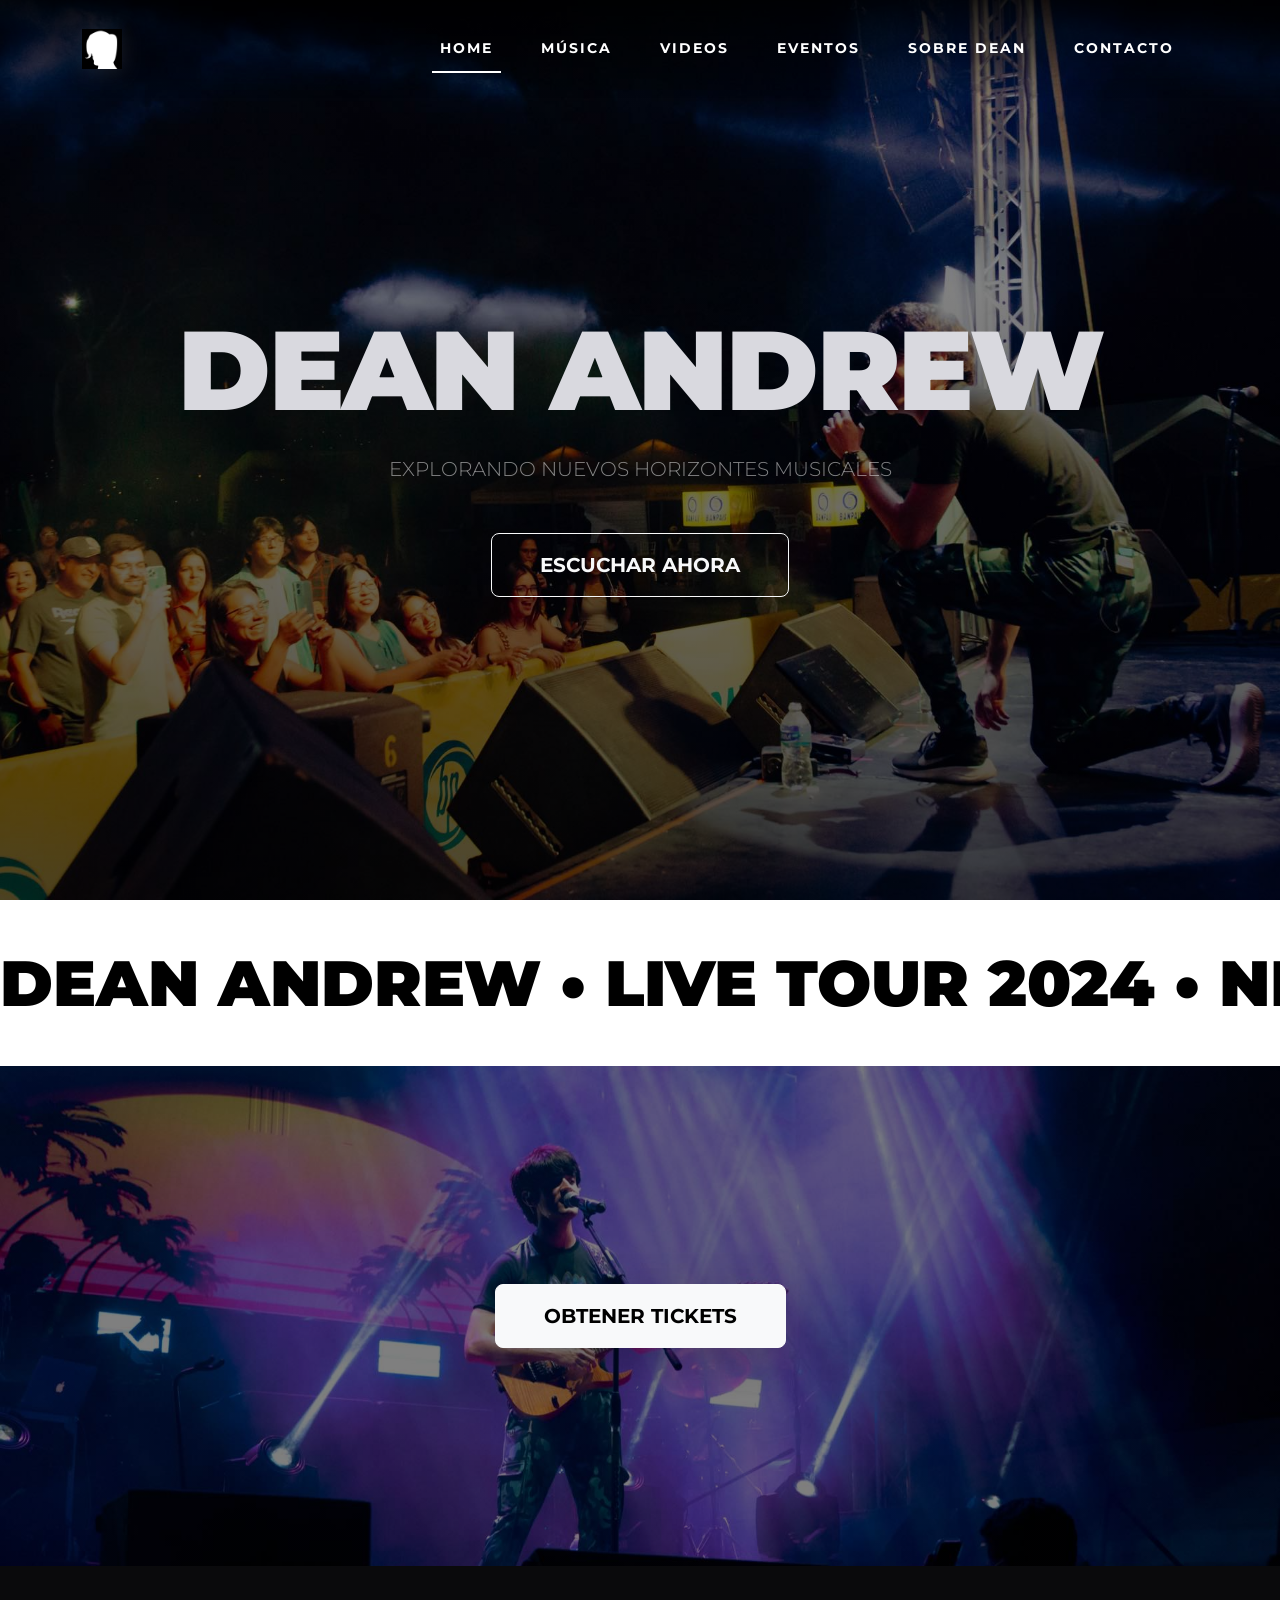
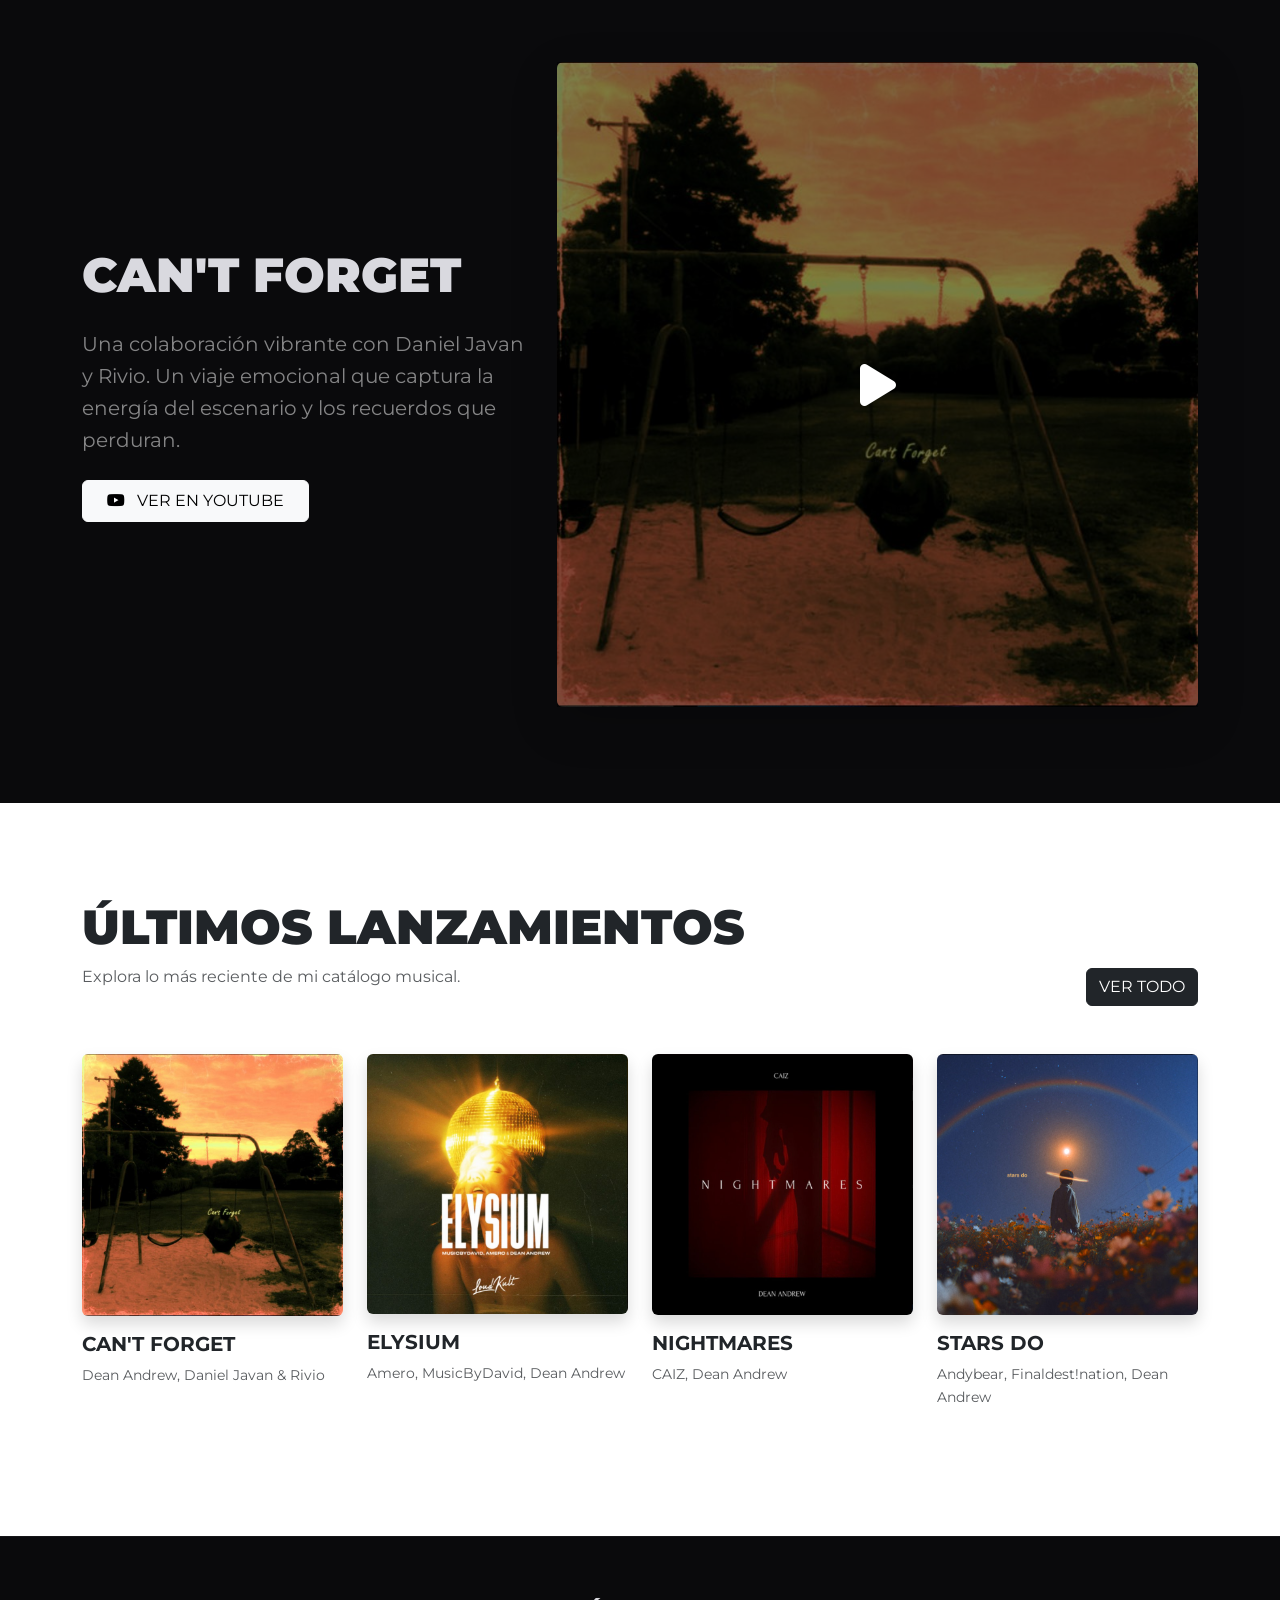
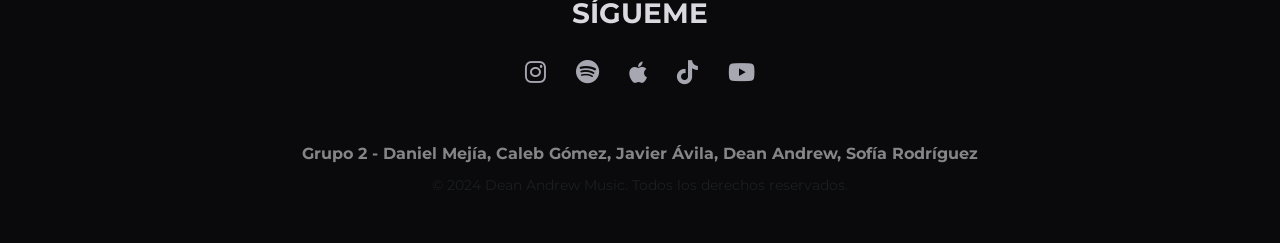
<file: index.html>
<!doctype html>
<html lang="es">
<head>
  <!-- SEO Técnico -->
  <meta charset="utf-8" />
  <meta name="viewport" content="width=device-width, initial-scale=1" />
  <title>Dean Andrew | Música Electrónica y Pop</title>
  <meta name="description" content="Sitio oficial del artista Dean Andrew. Música, videos, eventos y contacto.">
  <meta name="keywords" content="Dean Andrew, música electrónica, pop, artista, conciertos, honduras">
  <meta name="author" content="Dean Andrew Team">

  <!-- Google Analytics Placeholder -->
  <script async src="https://www.googletagmanager.com/gtag/js?id=G-XXXXXXXXXX"></script>
  <script>
    window.dataLayer = window.dataLayer || [];
    function gtag(){dataLayer.push(arguments);}
    gtag('js', new Date());
    gtag('config', 'G-XXXXXXXXXX');
  </script>

  <!-- Bootstrap 5 CSS -->
  <link href="https://cdn.jsdelivr.net/npm/bootstrap@5.3.0/dist/css/bootstrap.min.css" rel="stylesheet">
  <!-- Font Awesome -->
  <link rel="stylesheet" href="https://cdnjs.cloudflare.com/ajax/libs/font-awesome/6.4.0/css/all.min.css">
  <!-- Custom CSS -->
  <link rel="stylesheet" href="css/style.css" />
</head>

<body>

  <!-- Navbar -->
  <nav class="navbar navbar-expand-lg fixed-top navbar-dark" id="mainNav">
    <div class="container">
      <a class="navbar-brand" href="index.html">
        <img src="img/dean-logo.jpg" alt="Dean Andrew Logo">
      </a>
      <button class="navbar-toggler" type="button" data-bs-toggle="collapse" data-bs-target="#navbarNav" aria-controls="navbarNav" aria-expanded="false" aria-label="Toggle navigation">
        <span class="navbar-toggler-icon"></span>
      </button>
      <div class="collapse navbar-collapse" id="navbarNav">
        <ul class="navbar-nav ms-auto">
          <li class="nav-item"><a class="nav-link active" href="index.html">Home</a></li>
          <li class="nav-item"><a class="nav-link" href="musica.html">Música</a></li>
          <li class="nav-item"><a class="nav-link" href="videos.html">Videos</a></li>
          <li class="nav-item"><a class="nav-link" href="eventos.html">Eventos</a></li>
          <li class="nav-item"><a class="nav-link" href="sobre.html">Sobre Dean</a></li>
          <li class="nav-item"><a class="nav-link" href="contacto.html">Contacto</a></li>
        </ul>
      </div>
    </div>
  </nav>

  <!-- Hero Section -->
  <header class="hero-section">
    <div class="container text-center">
      <div class="row">
        <div class="col-lg-12">
          <h1 class="hero-title">DEAN ANDREW</h1>
          <p class="lead mb-5 text-white-50">EXPLORANDO NUEVOS HORIZONTES MUSICALES</p>
          <a href="#releases" class="btn btn-outline-light btn-lg px-5 py-3 fw-bold">ESCUCHAR AHORA</a>
        </div>
      </div>
    </div>
  </header>

  <!-- Tour Section with Marquee -->
  <section class="tour-section py-0">
    <div class="marquee-container">
      <div class="marquee-text">
        DEAN ANDREW • LIVE TOUR 2024 • NEW MUSIC COMING SOON • TEGUCIGALPA • LIVE PERFORMANCE • DEAN ANDREW • LIVE TOUR 2024 • NEW MUSIC COMING SOON • TEGUCIGALPA • LIVE PERFORMANCE •
      </div>
    </div>
    <div class="container-fluid p-0">
      <div class="row g-0 align-items-center" style="background: linear-gradient(rgba(0,0,0,0.5), rgba(0,0,0,0.5)), url('img/tour-bg.jpg') center/cover; min-height: 500px; position: relative;">
        <div class="col-12 text-center" style="z-index: 2;">
          <a href="eventos.html" class="btn btn-light btn-lg px-5 py-3 fw-bold shadow-lg">OBTENER TICKETS</a>
        </div>
      </div>
    </div>
  </section>

  <!-- Highlight Section (Video) -->
  <section class="py-5" id="highlight">
    <div class="container py-5">
      <div class="row align-items-center">
        <div class="col-lg-5 mb-4 mb-lg-0">
          <h2 class="section-title mb-4">CAN'T FORGET</h2>
          <p class="text-white-50 fs-5 mb-4">
            Una colaboración vibrante con Daniel Javan y Rivio. Un viaje emocional que captura la energía del escenario y los recuerdos que perduran.
          </p>
          <a href="https://www.youtube.com/watch?v=MYDd3VSfMI8" target="_blank" class="btn btn-light px-4 py-2">
            <i class="fab fa-youtube me-2"></i> VER EN YOUTUBE
          </a>
        </div>
        <div class="col-lg-7">
          <div class="position-relative">
            <img src="img/cantforget.jpg" alt="Can't Forget Video" class="img-fluid rounded shadow-lg">
            <a href="https://www.youtube.com/watch?v=MYDd3VSfMI8" target="_blank" class="play-overlay text-decoration-none" style="opacity: 1;">
              <i class="fas fa-play fa-3x text-white"></i>
            </a>
          </div>
        </div>
      </div>
    </div>
  </section>

  <!-- Latest Releases -->
  <section class="bg-white text-dark py-5" id="releases">
    <div class="container py-5">
      <div class="d-flex justify-content-between align-items-end mb-5">
        <div>
          <h2 class="section-title text-dark mb-0">ÚLTIMOS LANZAMIENTOS</h2>
          <p class="text-muted mt-2">Explora lo más reciente de mi catálogo musical.</p>
        </div>
        <a href="musica.html" class="btn btn-dark d-none d-md-block">VER TODO</a>
      </div>
      <div class="row g-4">
        <div class="col-md-6 col-lg-3">
          <div class="release-card">
            <div class="card-img-wrapper rounded shadow">
              <img src="img/cantforget.jpg" alt="Can't Forget" class="img-fluid">
              <div class="play-overlay">
                <i class="fas fa-play text-white fa-2x"></i>
              </div>
            </div>
            <h5 class="mt-3 fw-bold">CAN'T FORGET</h5>
            <p class="text-muted small">Dean Andrew, Daniel Javan & Rivio</p>
          </div>
        </div>
        <div class="col-md-6 col-lg-3">
          <div class="release-card">
            <div class="card-img-wrapper rounded shadow">
              <img src="img/elysium.jpg" alt="Elysium" class="img-fluid">
              <div class="play-overlay">
                <i class="fas fa-play text-white fa-2x"></i>
              </div>
            </div>
            <h5 class="mt-3 fw-bold">ELYSIUM</h5>
            <p class="text-muted small">Amero, MusicByDavid, Dean Andrew</p>
          </div>
        </div>
        <div class="col-md-6 col-lg-3">
          <div class="release-card">
            <div class="card-img-wrapper rounded shadow">
              <img src="img/nightmares.jpg" alt="Nightmares" class="img-fluid">
              <div class="play-overlay">
                <i class="fas fa-play text-white fa-2x"></i>
              </div>
            </div>
            <h5 class="mt-3 fw-bold">NIGHTMARES</h5>
            <p class="text-muted small">CAIZ, Dean Andrew</p>
          </div>
        </div>
        <div class="col-md-6 col-lg-3">
          <div class="release-card">
            <div class="card-img-wrapper rounded shadow">
              <img src="img/stars-do.jpg" alt="Stars Do" class="img-fluid">
              <div class="play-overlay">
                <i class="fas fa-play text-white fa-2x"></i>
              </div>
            </div>
            <h5 class="mt-3 fw-bold">STARS DO</h5>
            <p class="text-muted small">Andybear, Finaldest!nation, Dean Andrew</p>
          </div>
        </div>
      </div>
    </div>
  </section>

  <!-- Footer -->
  <footer class="text-center">
    <div class="container">
      <h3 class="fw-bold mb-4">SÍGUEME</h3>
      <div class="d-flex justify-content-center mb-5">
        <a href="https://www.instagram.com/deanandrewww" class="social-link" target="_blank"><i class="fab fa-instagram"></i></a>
        <a href="https://open.spotify.com/artist/3FLv7WMZZhNVTAago3P4Xq" class="social-link" target="_blank"><i class="fab fa-spotify"></i></a>
        <a href="https://music.apple.com/us/artist/dean-andrew/1241478183" class="social-link" target="_blank"><i class="fab fa-apple"></i></a>
        <a href="https://www.tiktok.com/@deanandrewww" class="social-link" target="_blank"><i class="fab fa-tiktok"></i></a>
        <a href="https://www.youtube.com/@deanandrewww" class="social-link" target="_blank"><i class="fab fa-youtube"></i></a>
      </div>
      <p class="text-white-50 mb-0">
        <strong>Grupo 2 - Daniel Mejía, Caleb Gómez, Javier Ávila, Dean Andrew, Sofía Rodríguez</strong>
      </p>
      <p class="small text-muted mt-2">&copy; 2024 Dean Andrew Music. Todos los derechos reservados.</p>
    </div>
  </footer>

  <!-- Bootstrap JS -->
  <script src="https://cdn.jsdelivr.net/npm/bootstrap@5.3.0/dist/js/bootstrap.bundle.min.js"></script>
  
  <!-- Navbar Scroll Script -->
  <script>
    window.addEventListener('scroll', function() {
      const nav = document.getElementById('mainNav');
      if (window.scrollY > 50) {
        nav.classList.add('scrolled');
      } else {
        nav.classList.remove('scrolled');
      }
    });
  </script>
</body>
</html>
</file>
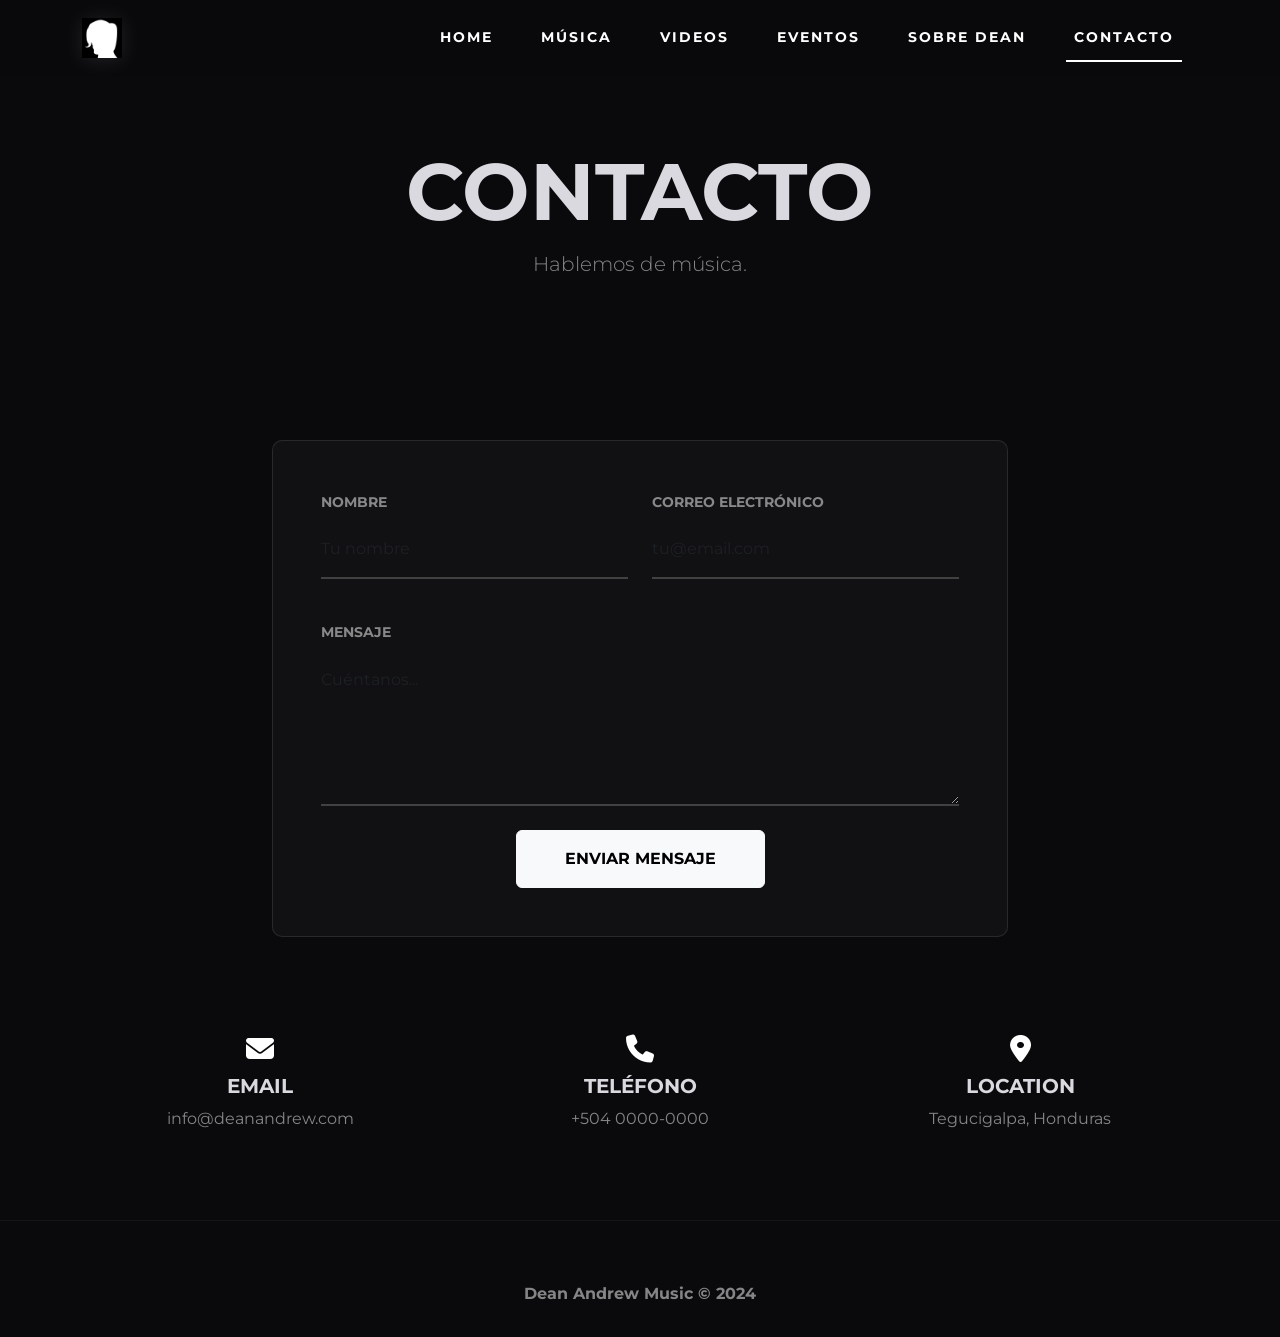
<file: contacto.html>
<!doctype html>
<html lang="es">
<head>
  <meta charset="utf-8" />
  <meta name="viewport" content="width=device-width, initial-scale=1" />
  <title>Contacto | Dean Andrew</title>
  <meta name="description" content="Ponte en contacto con Dean Andrew para contrataciones y prensa.">
  <link href="https://cdn.jsdelivr.net/npm/bootstrap@5.3.0/dist/css/bootstrap.min.css" rel="stylesheet">
  <link rel="stylesheet" href="https://cdnjs.cloudflare.com/ajax/libs/font-awesome/6.4.0/css/all.min.css">
  <link rel="stylesheet" href="css/style.css" />
</head>
<body>
  <!-- Navbar -->
  <nav class="navbar navbar-expand-lg fixed-top navbar-dark scrolled" id="mainNav">
    <div class="container">
       <a class="navbar-brand" href="index.html">
        <img src="img/dean-logo.jpg" alt="Dean Andrew Logo">
      </a>
      <button class="navbar-toggler" type="button" data-bs-toggle="collapse" data-bs-target="#navbarNav" aria-controls="navbarNav" aria-expanded="false" aria-label="Toggle navigation">
        <span class="navbar-toggler-icon"></span>
      </button>
      <div class="collapse navbar-collapse" id="navbarNav">
        <ul class="navbar-nav ms-auto">
          <li class="nav-item"><a class="nav-link" href="index.html">Home</a></li>
          <li class="nav-item"><a class="nav-link" href="musica.html">Música</a></li>
          <li class="nav-item"><a class="nav-link" href="videos.html">Videos</a></li>
          <li class="nav-item"><a class="nav-link" href="eventos.html">Eventos</a></li>
          <li class="nav-item"><a class="nav-link" href="sobre.html">Sobre Dean</a></li>
          <li class="nav-item"><a class="nav-link active" href="contacto.html">Contacto</a></li>
        </ul>
      </div>
    </div>
  </nav>

  <header class="py-5 mt-5">
    <div class="container py-5 text-center">
      <h1 class="display-1 fw-bold">CONTACTO</h1>
      <p class="lead text-white-50">Hablemos de música.</p>
    </div>
  </header>

  <section class="py-5">
    <div class="container">
      <div class="row justify-content-center">
        <div class="col-lg-8">
          <div class="contact-form">
            <form action="#" method="POST">
              <div class="row">
                <div class="col-md-6 mb-3">
                  <label for="name" class="form-label text-white-50 small text-uppercase fw-bold">Nombre</label>
                  <input type="text" class="form-control" id="name" placeholder="Tu nombre" required>
                </div>
                <div class="col-md-6 mb-3">
                  <label for="email" class="form-label text-white-50 small text-uppercase fw-bold">Correo Electrónico</label>
                  <input type="email" class="form-control" id="email" placeholder="tu@email.com" required>
                </div>
              </div>
              <div class="mb-4">
                <label for="message" class="form-label text-white-50 small text-uppercase fw-bold">Mensaje</label>
                <textarea class="form-control" id="message" rows="5" placeholder="Cuéntanos..." required></textarea>
              </div>
              <div class="text-center">
                <button type="submit" class="btn btn-light px-5 py-3 fw-bold">ENVIAR MENSAJE</button>
              </div>
            </form>
          </div>
        </div>
      </div>

      <div class="row mt-5 pt-5 text-center">
        <div class="col-md-4 mb-4">
          <div class="h3"><i class="fas fa-envelope text-white"></i></div>
          <h5 class="fw-bold">EMAIL</h5>
          <p class="text-white-50">info@deanandrew.com</p>
        </div>
        <div class="col-md-4 mb-4">
          <div class="h3"><i class="fas fa-phone text-white"></i></div>
          <h5 class="fw-bold">TELÉFONO</h5>
          <p class="text-white-50">+504 0000-0000</p>
        </div>
        <div class="col-md-4 mb-4">
          <div class="h3"><i class="fas fa-map-marker-alt text-white"></i></div>
          <h5 class="fw-bold">LOCATION</h5>
          <p class="text-white-50">Tegucigalpa, Honduras</p>
        </div>
      </div>
    </div>
  </section>

  <footer class="text-center">
    <div class="container">
      <p class="text-white-50 mb-0"><strong>Dean Andrew Music &copy; 2024</strong></p>
    </div>
  </footer>

  <script src="https://cdn.jsdelivr.net/npm/bootstrap@5.3.0/dist/js/bootstrap.bundle.min.js"></script>
</body>
</html>
</file>
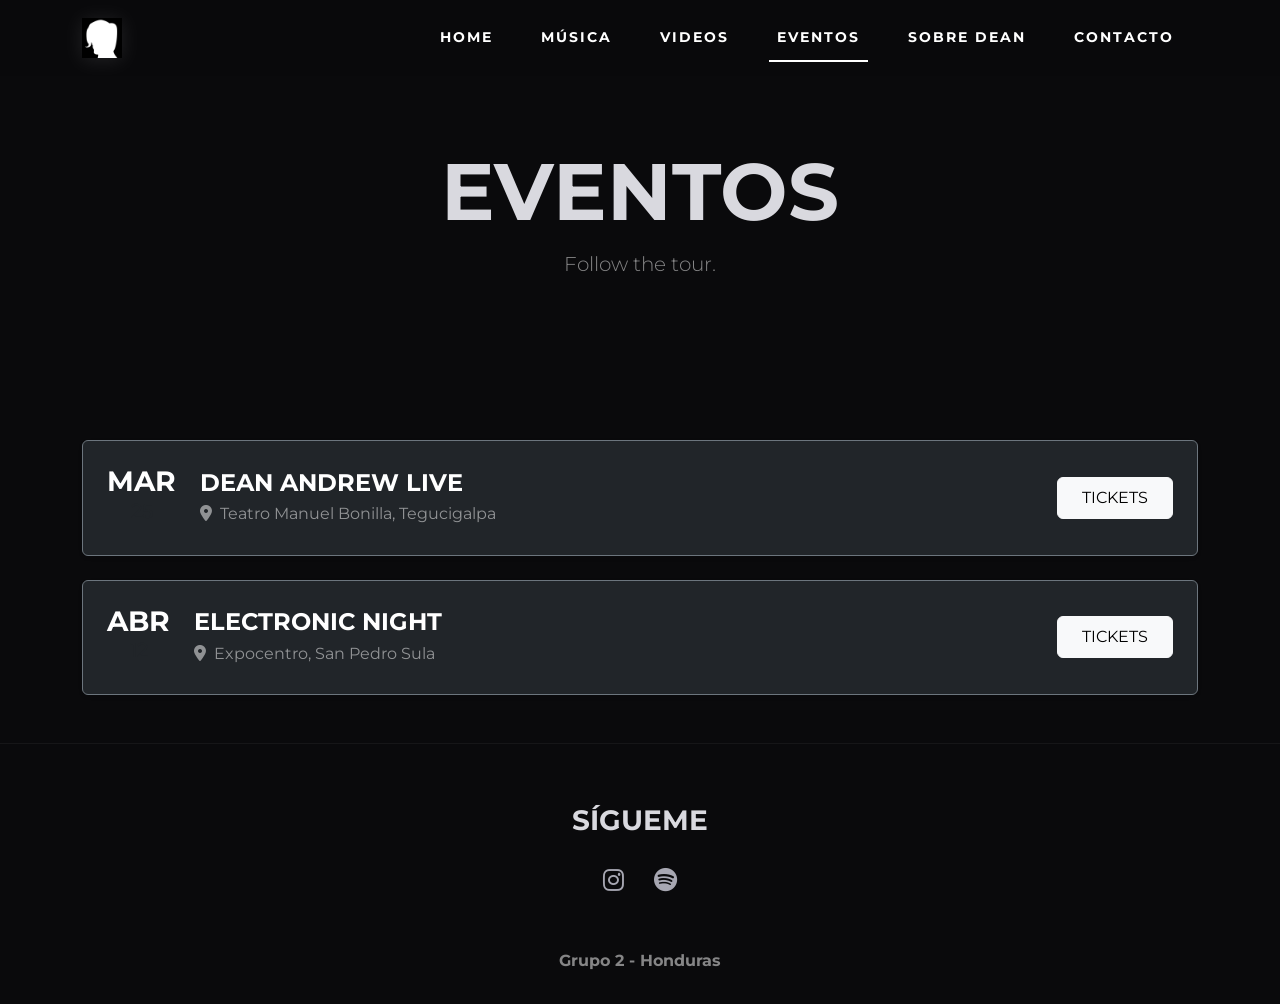
<file: eventos.html>
<!doctype html>
<html lang="es">
<head>
  <meta charset="utf-8" />
  <meta name="viewport" content="width=device-width, initial-scale=1" />
  <title>Eventos | Dean Andrew</title>
  <meta name="description" content="Próximos conciertos y fechas del tour de Dean Andrew.">
  <link href="https://cdn.jsdelivr.net/npm/bootstrap@5.3.0/dist/css/bootstrap.min.css" rel="stylesheet">
  <link rel="stylesheet" href="https://cdnjs.cloudflare.com/ajax/libs/font-awesome/6.4.0/css/all.min.css">
  <link rel="stylesheet" href="css/style.css" />
</head>
<body>
  <!-- Navbar -->
  <nav class="navbar navbar-expand-lg fixed-top navbar-dark scrolled" id="mainNav">
    <div class="container">
       <a class="navbar-brand" href="index.html">
        <img src="img/dean-logo.jpg" alt="Dean Andrew Logo">
      </a>
      <button class="navbar-toggler" type="button" data-bs-toggle="collapse" data-bs-target="#navbarNav" aria-controls="navbarNav" aria-expanded="false" aria-label="Toggle navigation">
        <span class="navbar-toggler-icon"></span>
      </button>
      <div class="collapse navbar-collapse" id="navbarNav">
        <ul class="navbar-nav ms-auto">
          <li class="nav-item"><a class="nav-link" href="index.html">Home</a></li>
          <li class="nav-item"><a class="nav-link" href="musica.html">Música</a></li>
          <li class="nav-item"><a class="nav-link" href="videos.html">Videos</a></li>
          <li class="nav-item"><a class="nav-link active" href="eventos.html">Eventos</a></li>
          <li class="nav-item"><a class="nav-link" href="sobre.html">Sobre Dean</a></li>
          <li class="nav-item"><a class="nav-link" href="contacto.html">Contacto</a></li>
        </ul>
      </div>
    </div>
  </nav>

  <header class="py-5 mt-5">
    <div class="container py-5 text-center">
      <h1 class="display-1 fw-bold">EVENTOS</h1>
      <p class="lead text-white-50">Follow the tour.</p>
    </div>
  </header>

  <section class="py-5">
    <div class="container">
      <div class="row g-4">
        <!-- Event 1 -->
        <div class="col-12">
          <div class="card bg-dark text-white border-secondary p-4 d-md-flex flex-row align-items-center justify-content-between shadow-sm">
            <div class="d-flex align-items-center mb-3 mb-md-0">
              <div class="text-center me-4">
                <span class="d-block h3 fw-bold mb-0">MAR</span>
                <span class="d-block h5 text-muted">25</span>
              </div>
              <div>
                <h4 class="fw-bold mb-1">DEAN ANDREW LIVE</h4>
                <p class="text-white-50 mb-0"><i class="fas fa-map-marker-alt me-2"></i>Teatro Manuel Bonilla, Tegucigalpa</p>
              </div>
            </div>
            <a href="#" class="btn btn-light px-4 py-2">TICKETS</a>
          </div>
        </div>
        <!-- Event 2 -->
        <div class="col-12">
          <div class="card bg-dark text-white border-secondary p-4 d-md-flex flex-row align-items-center justify-content-between shadow-sm">
            <div class="d-flex align-items-center mb-3 mb-md-0">
              <div class="text-center me-4">
                <span class="d-block h3 fw-bold mb-0">ABR</span>
                <span class="d-block h5 text-muted">12</span>
              </div>
              <div>
                <h4 class="fw-bold mb-1">ELECTRONIC NIGHT</h4>
                <p class="text-white-50 mb-0"><i class="fas fa-map-marker-alt me-2"></i>Expocentro, San Pedro Sula</p>
              </div>
            </div>
            <a href="#" class="btn btn-light px-4 py-2">TICKETS</a>
          </div>
        </div>
      </div>
    </div>
  </section>

  <footer class="text-center">
    <div class="container">
      <h3 class="fw-bold mb-4">SÍGUEME</h3>
      <div class="d-flex justify-content-center mb-5">
        <a href="https://www.instagram.com/deanandrewww" class="social-link" target="_blank"><i class="fab fa-instagram"></i></a>
        <a href="https://open.spotify.com/artist/3FLv7WMZZhNVTAago3P4Xq" class="social-link" target="_blank"><i class="fab fa-spotify"></i></a>
      </div>
      <p class="text-white-50 mb-0"><strong>Grupo 2 - Honduras</strong></p>
    </div>
  </footer>

  <script src="https://cdn.jsdelivr.net/npm/bootstrap@5.3.0/dist/js/bootstrap.bundle.min.js"></script>
</body>
</html>
</file>
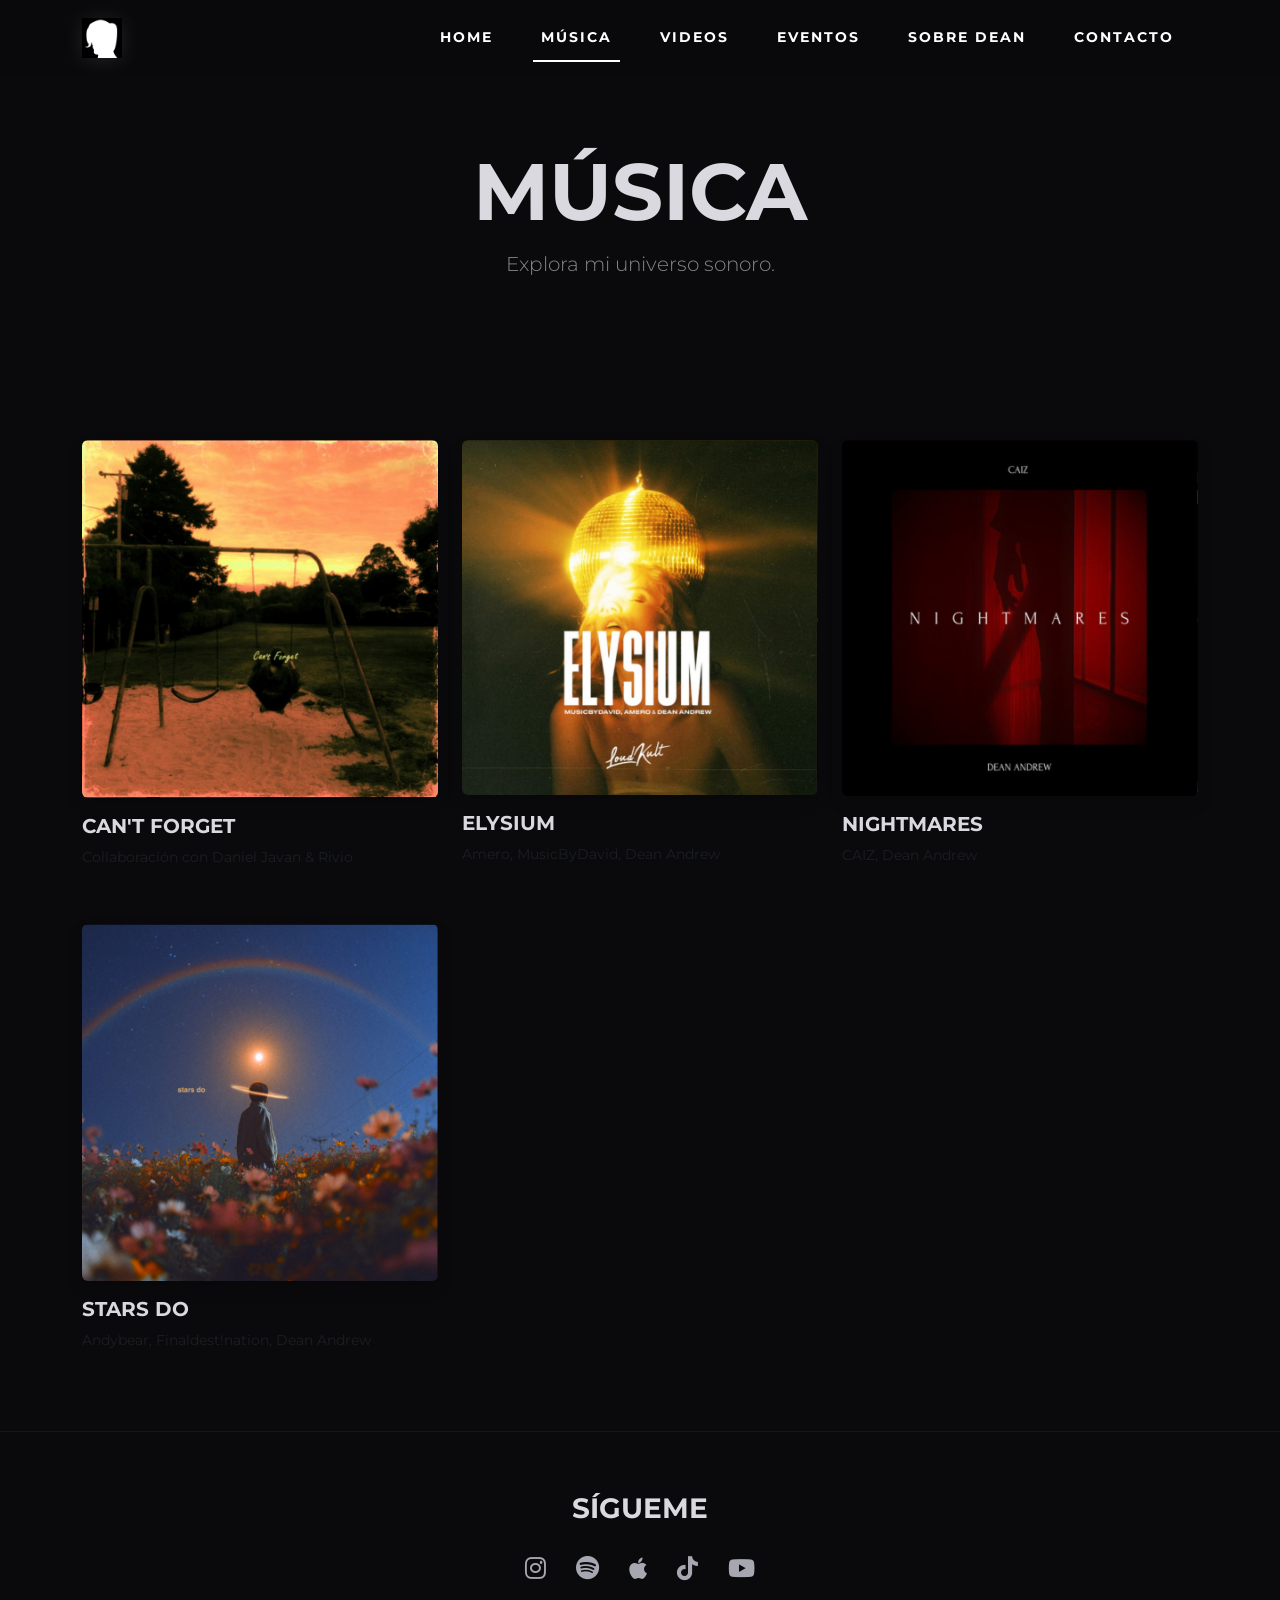
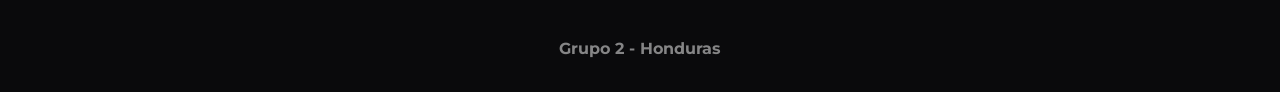
<file: musica.html>
<!doctype html>
<html lang="es">
<head>
  <meta charset="utf-8" />
  <meta name="viewport" content="width=device-width, initial-scale=1" />
  <title>Música | Dean Andrew</title>
  <meta name="description" content="Escucha la música de Dean Andrew. Lanzamientos, álbumes y tracks.">
  <link href="https://cdn.jsdelivr.net/npm/bootstrap@5.3.0/dist/css/bootstrap.min.css" rel="stylesheet">
  <link rel="stylesheet" href="https://cdnjs.cloudflare.com/ajax/libs/font-awesome/6.4.0/css/all.min.css">
  <link rel="stylesheet" href="css/style.css" />
</head>
<body>
  <!-- Navbar -->
  <nav class="navbar navbar-expand-lg fixed-top navbar-dark scrolled" id="mainNav">
    <div class="container">
      <a class="navbar-brand" href="index.html">
        <img src="img/dean-logo.jpg" alt="Dean Andrew Logo">
      </a>
      <button class="navbar-toggler" type="button" data-bs-toggle="collapse" data-bs-target="#navbarNav" aria-controls="navbarNav" aria-expanded="false" aria-label="Toggle navigation">
        <span class="navbar-toggler-icon"></span>
      </button>
      <div class="collapse navbar-collapse" id="navbarNav">
        <ul class="navbar-nav ms-auto">
          <li class="nav-item"><a class="nav-link" href="index.html">Home</a></li>
          <li class="nav-item"><a class="nav-link active" href="musica.html">Música</a></li>
          <li class="nav-item"><a class="nav-link" href="videos.html">Videos</a></li>
          <li class="nav-item"><a class="nav-link" href="eventos.html">Eventos</a></li>
          <li class="nav-item"><a class="nav-link" href="sobre.html">Sobre Dean</a></li>
          <li class="nav-item"><a class="nav-link" href="contacto.html">Contacto</a></li>
        </ul>
      </div>
    </div>
  </nav>

  <header class="py-5 mt-5">
    <div class="container py-5 text-center">
      <h1 class="display-1 fw-bold">MÚSICA</h1>
      <p class="lead text-white-50">Explora mi universo sonoro.</p>
    </div>
  </header>

  <section class="py-5">
    <div class="container">
      <div class="row g-4">
        <!-- Musica Item 1 -->
        <div class="col-md-6 col-lg-4">
          <div class="release-card">
            <div class="card-img-wrapper rounded shadow">
              <img src="img/cantforget.jpg" alt="Can't Forget" class="img-fluid">
              <div class="play-overlay">
                 <i class="fas fa-play text-white fa-2x"></i>
              </div>
            </div>
            <h5 class="mt-3 fw-bold">CAN'T FORGET</h5>
            <p class="text-muted small">Collaboración con Daniel Javan & Rivio</p>
          </div>
        </div>
        <!-- Musica Item 2 -->
        <div class="col-md-6 col-lg-4">
          <div class="release-card">
            <div class="card-img-wrapper rounded shadow">
              <img src="img/elysium.jpg" alt="Elysium" class="img-fluid">
              <div class="play-overlay">
                 <i class="fas fa-play text-white fa-2x"></i>
              </div>
            </div>
            <h5 class="mt-3 fw-bold">ELYSIUM</h5>
            <p class="text-muted small">Amero, MusicByDavid, Dean Andrew</p>
          </div>
        </div>
        <!-- Musica Item 3 -->
        <div class="col-md-6 col-lg-4">
          <div class="release-card">
            <div class="card-img-wrapper rounded shadow">
              <img src="img/nightmares.jpg" alt="Nightmares" class="img-fluid">
              <div class="play-overlay">
                 <i class="fas fa-play text-white fa-2x"></i>
              </div>
            </div>
            <h5 class="mt-3 fw-bold">NIGHTMARES</h5>
            <p class="text-muted small">CAIZ, Dean Andrew</p>
          </div>
        </div>
        <!-- Musica Item 4 -->
        <div class="col-md-6 col-lg-4">
          <div class="release-card">
            <div class="card-img-wrapper rounded shadow">
              <img src="img/stars-do.jpg" alt="Stars Do" class="img-fluid">
              <div class="play-overlay">
                 <i class="fas fa-play text-white fa-2x"></i>
              </div>
            </div>
            <h5 class="mt-3 fw-bold">STARS DO</h5>
            <p class="text-muted small">Andybear, Finaldest!nation, Dean Andrew</p>
          </div>
        </div>
      </div>
    </div>
  </section>

  <footer class="text-center">
    <div class="container">
      <h3 class="fw-bold mb-4">SÍGUEME</h3>
      <div class="d-flex justify-content-center mb-5">
        <a href="https://www.instagram.com/deanandrewww" class="social-link" target="_blank"><i class="fab fa-instagram"></i></a>
        <a href="https://open.spotify.com/artist/3FLv7WMZZhNVTAago3P4Xq" class="social-link" target="_blank"><i class="fab fa-spotify"></i></a>
        <a href="https://music.apple.com/us/artist/dean-andrew/1241478183" class="social-link" target="_blank"><i class="fab fa-apple"></i></a>
        <a href="https://www.tiktok.com/@deanandrewww" class="social-link" target="_blank"><i class="fab fa-tiktok"></i></a>
        <a href="https://www.youtube.com/@deanandrewww" class="social-link" target="_blank"><i class="fab fa-youtube"></i></a>
      </div>
      <p class="text-white-50 mb-0"><strong>Grupo 2 - Honduras</strong></p>
    </div>
  </footer>

  <script src="https://cdn.jsdelivr.net/npm/bootstrap@5.3.0/dist/js/bootstrap.bundle.min.js"></script>
</body>
</html>
</file>
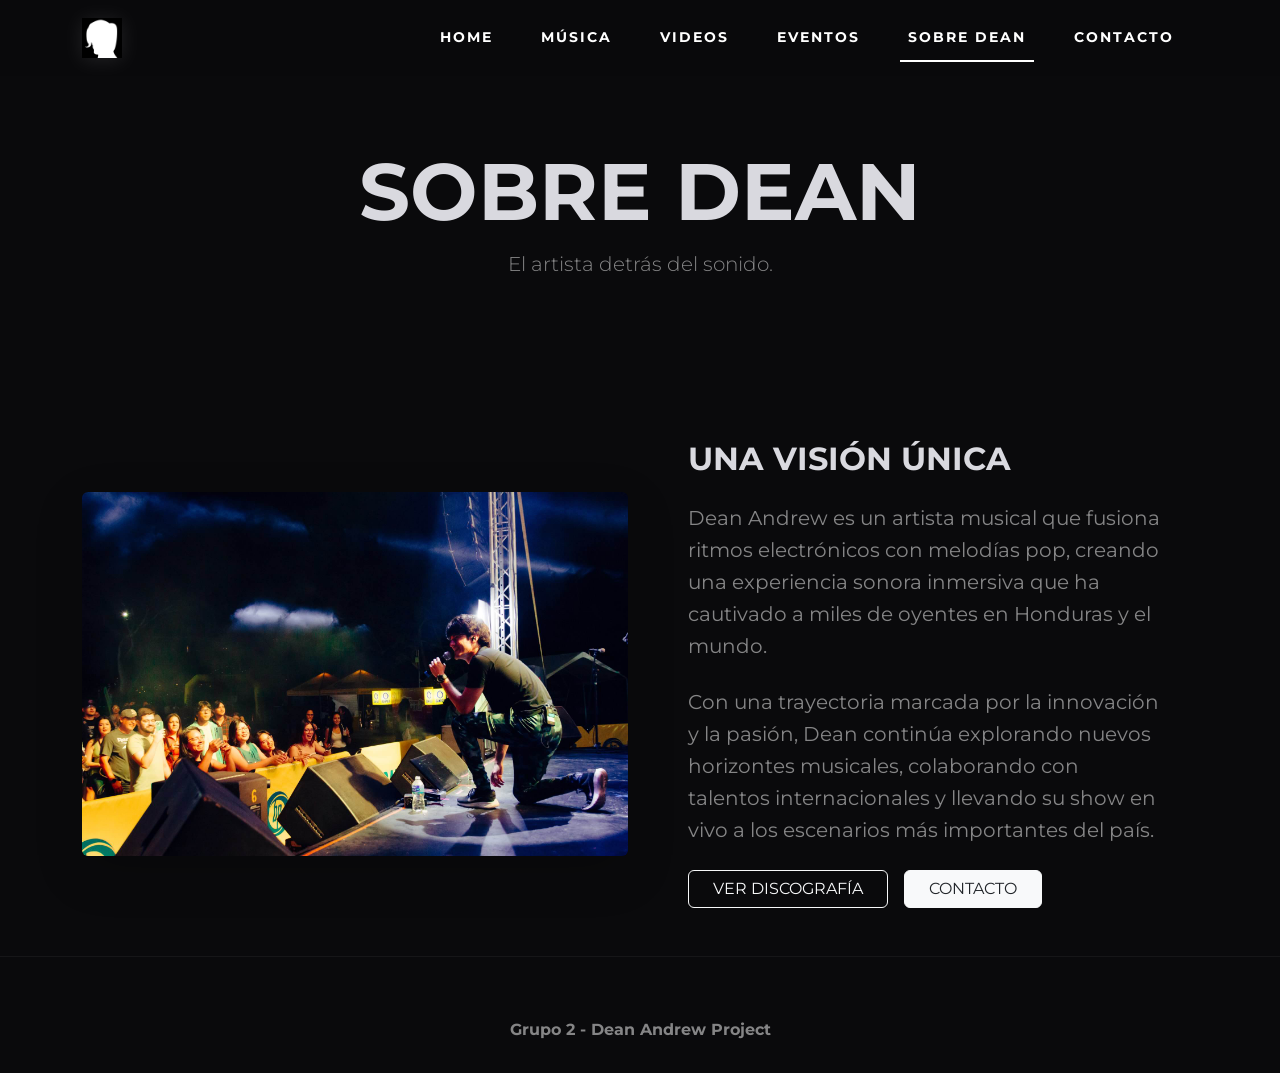
<file: sobre.html>
<!doctype html>
<html lang="es">
<head>
  <meta charset="utf-8" />
  <meta name="viewport" content="width=device-width, initial-scale=1" />
  <title>Sobre Dean | Dean Andrew</title>
  <meta name="description" content="Conoce la historia y trayectoria de Dean Andrew.">
  <link href="https://cdn.jsdelivr.net/npm/bootstrap@5.3.0/dist/css/bootstrap.min.css" rel="stylesheet">
  <link rel="stylesheet" href="https://cdnjs.cloudflare.com/ajax/libs/font-awesome/6.4.0/css/all.min.css">
  <link rel="stylesheet" href="css/style.css" />
</head>
<body>
  <!-- Navbar -->
  <nav class="navbar navbar-expand-lg fixed-top navbar-dark scrolled" id="mainNav">
    <div class="container">
       <a class="navbar-brand" href="index.html">
        <img src="img/dean-logo.jpg" alt="Dean Andrew Logo">
      </a>
      <button class="navbar-toggler" type="button" data-bs-toggle="collapse" data-bs-target="#navbarNav" aria-controls="navbarNav" aria-expanded="false" aria-label="Toggle navigation">
        <span class="navbar-toggler-icon"></span>
      </button>
      <div class="collapse navbar-collapse" id="navbarNav">
        <ul class="navbar-nav ms-auto">
          <li class="nav-item"><a class="nav-link" href="index.html">Home</a></li>
          <li class="nav-item"><a class="nav-link" href="musica.html">Música</a></li>
          <li class="nav-item"><a class="nav-link" href="videos.html">Videos</a></li>
          <li class="nav-item"><a class="nav-link" href="eventos.html">Eventos</a></li>
          <li class="nav-item"><a class="nav-link active" href="sobre.html">Sobre Dean</a></li>
          <li class="nav-item"><a class="nav-link" href="contacto.html">Contacto</a></li>
        </ul>
      </div>
    </div>
  </nav>

  <header class="py-5 mt-5">
    <div class="container py-5 text-center">
      <h1 class="display-1 fw-bold">SOBRE DEAN</h1>
      <p class="lead text-white-50">El artista detrás del sonido.</p>
    </div>
  </header>

  <section class="py-5">
    <div class="container">
      <div class="row align-items-center">
        <div class="col-lg-6 mb-4 mb-lg-0">
          <img src="img/hero-bg.jpg" alt="Dean Andrew" class="img-fluid rounded shadow-lg">
        </div>
        <div class="col-lg-6 px-lg-5">
          <h2 class="fw-bold mb-4">UNA VISIÓN ÚNICA</h2>
          <p class="fs-5 text-white-50 mb-4">
            Dean Andrew es un artista musical que fusiona ritmos electrónicos con melodías pop, creando una experiencia sonora inmersiva que ha cautivado a miles de oyentes en Honduras y el mundo.
          </p>
          <p class="fs-5 text-white-50 mb-4">
            Con una trayectoria marcada por la innovación y la pasión, Dean continúa explorando nuevos horizontes musicales, colaborando con talentos internacionales y llevando su show en vivo a los escenarios más importantes del país.
          </p>
          <div class="d-flex gap-3">
             <a href="musica.html" class="btn btn-outline-light px-4">VER DISCOGRAFÍA</a>
             <a href="contacto.html" class="btn btn-light px-4 text-dark">CONTACTO</a>
          </div>
        </div>
      </div>
    </div>
  </section>

  <footer class="text-center">
    <div class="container">
      <p class="text-white-50 mb-0"><strong>Grupo 2 - Dean Andrew Project</strong></p>
    </div>
  </footer>

  <script src="https://cdn.jsdelivr.net/npm/bootstrap@5.3.0/dist/js/bootstrap.bundle.min.js"></script>
</body>
</html>
</file>
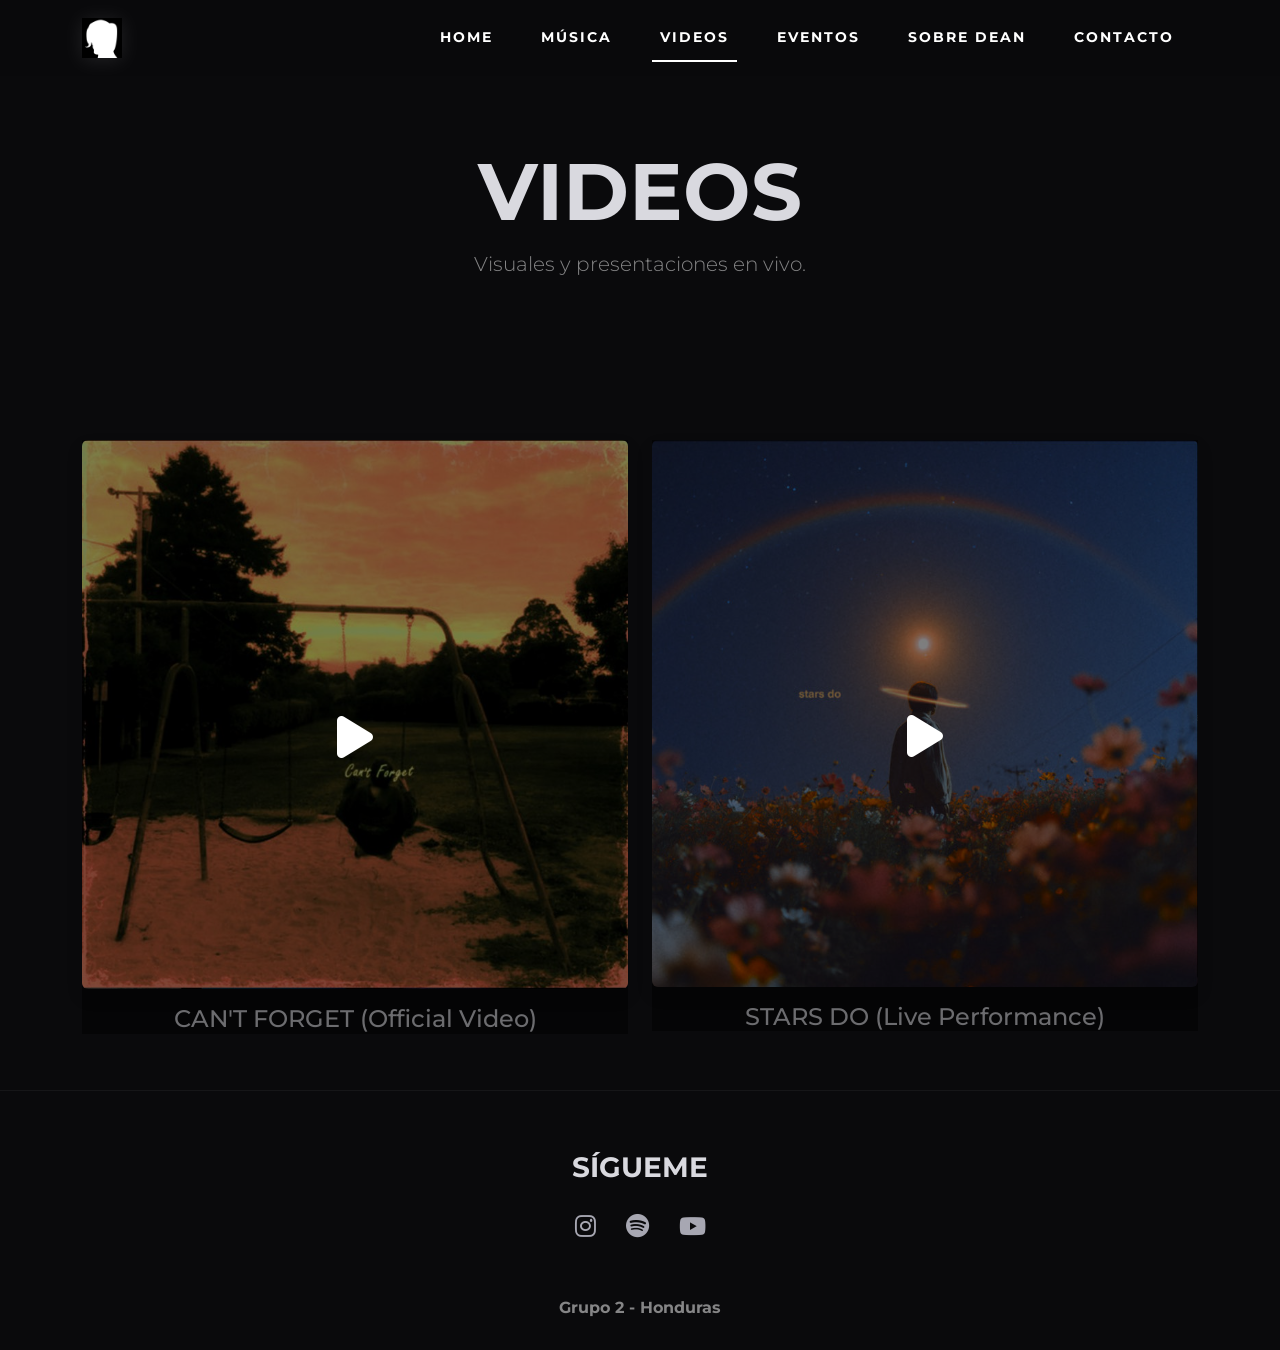
<file: videos.html>
<!doctype html>
<html lang="es">
<head>
  <meta charset="utf-8" />
  <meta name="viewport" content="width=device-width, initial-scale=1" />
  <title>Videos | Dean Andrew</title>
  <meta name="description" content="Mira los videos musicales y presentaciones en vivo de Dean Andrew.">
  <link href="https://cdn.jsdelivr.net/npm/bootstrap@5.3.0/dist/css/bootstrap.min.css" rel="stylesheet">
  <link rel="stylesheet" href="https://cdnjs.cloudflare.com/ajax/libs/font-awesome/6.4.0/css/all.min.css">
  <!-- Fancybox CSS -->
  <link rel="stylesheet" href="https://cdn.jsdelivr.net/npm/@fancyapps/ui@5.0/dist/fancybox/fancybox.css" />
  <link rel="stylesheet" href="css/style.css" />
</head>
<body>
  <!-- Navbar -->
  <nav class="navbar navbar-expand-lg fixed-top navbar-dark scrolled" id="mainNav">
    <div class="container">
      <a class="navbar-brand" href="index.html">
        <img src="img/dean-logo.jpg" alt="Dean Andrew Logo">
      </a>
      <button class="navbar-toggler" type="button" data-bs-toggle="collapse" data-bs-target="#navbarNav" aria-controls="navbarNav" aria-expanded="false" aria-label="Toggle navigation">
        <span class="navbar-toggler-icon"></span>
      </button>
      <div class="collapse navbar-collapse" id="navbarNav">
        <ul class="navbar-nav ms-auto">
          <li class="nav-item"><a class="nav-link" href="index.html">Home</a></li>
          <li class="nav-item"><a class="nav-link" href="musica.html">Música</a></li>
          <li class="nav-item"><a class="nav-link active" href="videos.html">Videos</a></li>
          <li class="nav-item"><a class="nav-link" href="eventos.html">Eventos</a></li>
          <li class="nav-item"><a class="nav-link" href="sobre.html">Sobre Dean</a></li>
          <li class="nav-item"><a class="nav-link" href="contacto.html">Contacto</a></li>
        </ul>
      </div>
    </div>
  </nav>

  <header class="py-5 mt-5">
    <div class="container py-5 text-center">
      <h1 class="display-1 fw-bold">VIDEOS</h1>
      <p class="lead text-white-50">Visuales y presentaciones en vivo.</p>
    </div>
  </header>

  <section class="py-5">
    <div class="container">
      <div class="row g-4">
        <!-- Video Item 1 -->
        <div class="col-md-6">
          <div class="position-relative">
            <a href="https://www.youtube.com/watch?v=MYDd3VSfMI8" data-fancybox="gallery">
              <img src="img/cantforget.jpg" alt="Can't Forget Video" class="img-fluid rounded shadow w-100">
              <div class="play-overlay opacity-100">
                <i class="fas fa-play text-white fa-3x"></i>
              </div>
            </a>
            <h4 class="mt-3 text-center">CAN'T FORGET (Official Video)</h4>
          </div>
        </div>
        <!-- Video Item 2 (Placeholder using generate images if needed, but for now reuse) -->
         <div class="col-md-6">
          <div class="position-relative">
            <a href="https://www.youtube.com/watch?v=MYDd3VSfMI8" data-fancybox="gallery">
              <img src="img/stars-do.jpg" alt="Stars Do Video" class="img-fluid rounded shadow w-100">
              <div class="play-overlay opacity-100">
                <i class="fas fa-play text-white fa-3x"></i>
              </div>
            </a>
            <h4 class="mt-3 text-center">STARS DO (Live Performance)</h4>
          </div>
        </div>
      </div>
    </div>
  </section>

  <footer class="text-center">
    <div class="container">
      <h3 class="fw-bold mb-4">SÍGUEME</h3>
      <div class="d-flex justify-content-center mb-5">
        <a href="https://www.instagram.com/deanandrewww" class="social-link" target="_blank"><i class="fab fa-instagram"></i></a>
        <a href="https://open.spotify.com/artist/3FLv7WMZZhNVTAago3P4Xq" class="social-link" target="_blank"><i class="fab fa-spotify"></i></a>
        <a href="https://www.youtube.com/@deanandrewww" class="social-link" target="_blank"><i class="fab fa-youtube"></i></a>
      </div>
      <p class="text-white-50 mb-0"><strong>Grupo 2 - Honduras</strong></p>
    </div>
  </footer>

  <script src="https://cdn.jsdelivr.net/npm/bootstrap@5.3.0/dist/js/bootstrap.bundle.min.js"></script>
  <!-- Fancybox JS -->
  <script src="https://cdn.jsdelivr.net/npm/@fancyapps/ui@5.0/dist/fancybox/fancybox.umd.js"></script>
  <script>
    Fancybox.bind("[data-fancybox]", {});
  </script>
</body>
</html>
</file>
<file: css/style.css>
@import url('https://fonts.googleapis.com/css2?family=Montserrat:wght@300;400;700;900&display=swap');

:root {
  --primary-color: #0a0a0c;
  --secondary-color: #0e0f13;
  --accent-color: #ffffff;
  --text-main: #d9d9df;
  --text-muted: #a7a7b2;
  --font-main: 'Montserrat', sans-serif;
  --transition-smooth: all 0.3s cubic-bezier(0.4, 0, 0.2, 1);
}

body {
  font-family: var(--font-main);
  background-color: var(--primary-color);
  color: var(--text-main);
  overflow-x: hidden;
  line-height: 1.6;
}

/* Custom Scrollbar */
::-webkit-scrollbar {
  width: 8px;
}
::-webkit-scrollbar-track {
  background: var(--primary-color);
}
::-webkit-scrollbar-thumb {
  background: #333;
  border-radius: 4px;
}
::-webkit-scrollbar-thumb:hover {
  background: #444;
}

/* Navbar Customization */
.navbar {
  padding: 1.5rem 0;
  transition: var(--transition-smooth);
  background: linear-gradient(to bottom, rgba(0,0,0,0.8), transparent);
}

.navbar.scrolled {
  background: rgba(10, 10, 12, 0.95);
  backdrop-filter: blur(10px);
  padding: 0.8rem 0;
}

.navbar-brand img {
  height: 40px;
  filter: drop-shadow(0 2px 10px rgba(255,255,255,0.1));
}

.nav-link {
  color: var(--accent-color) !important;
  font-weight: 700;
  text-transform: uppercase;
  letter-spacing: 2px;
  font-size: 0.85rem;
  margin: 0 1rem;
  position: relative;
}

.nav-link::after {
  content: '';
  position: absolute;
  bottom: -5px;
  left: 0;
  width: 0;
  height: 2px;
  background: var(--accent-color);
  transition: var(--transition-smooth);
}

.nav-link:hover::after,
.nav-link.active::after {
  width: 100%;
}

/* Hero Section */
.hero-section {
  height: 100vh;
  background: linear-gradient(rgba(0,0,0,0.4), rgba(0,0,0,0.7)), 
              url('../img/hero-bg.jpg') center/cover no-repeat;
  display: flex;
  align-items: center;
  position: relative;
}

.hero-title {
  font-weight: 900;
  font-size: clamp(3rem, 10vw, 7rem);
  letter-spacing: -2px;
  text-transform: uppercase;
  margin-bottom: 1rem;
}

/* Sections General */
section {
  padding: 80px 0;
}

.section-title {
  font-weight: 900;
  font-size: 3rem;
  text-transform: uppercase;
  margin-bottom: 3rem;
  position: relative;
}

/* Tour Section with Marquee */
.tour-section {
  background-color: var(--secondary-color);
  overflow: hidden;
  position: relative;
}

.marquee-container {
  padding: 2rem 0;
  background: #fff;
  color: #000;
}

.marquee-text {
  font-weight: 900;
  font-size: 4rem;
  white-space: nowrap;
  animation: marquee 20s linear infinite;
  display: inline-block;
}

@keyframes marquee {
  0% { transform: translateX(0); }
  100% { transform: translateX(-50%); }
}

/* Releases Cards */
.release-card {
  background: transparent;
  border: none;
  transition: var(--transition-smooth);
  margin-bottom: 2rem;
}

.release-card .card-img-wrapper {
  position: relative;
  overflow: hidden;
}

.release-card img {
  transition: var(--transition-smooth);
}

.release-card:hover img {
  transform: scale(1.05);
}

.play-overlay {
  position: absolute;
  top: 0;
  left: 0;
  width: 100%;
  height: 100%;
  background: rgba(0,0,0,0.5);
  display: flex;
  align-items: center;
  justify-content: center;
  opacity: 0;
  transition: var(--transition-smooth);
}

.release-card:hover .play-overlay {
  opacity: 1;
}

/* Contact Form */
.contact-form {
  background: rgba(255,255,255,0.03);
  padding: 3rem;
  border-radius: 10px;
  border: 1px solid rgba(255,255,255,0.1);
}

.form-control {
  background: transparent;
  border: none;
  border-bottom: 2px solid rgba(255,255,255,0.2);
  border-radius: 0;
  color: #fff;
  padding: 1rem 0;
  margin-bottom: 1.5rem;
}

.form-control:focus {
  background: transparent;
  box-shadow: none;
  border-color: var(--accent-color);
  color: #fff;
}

/* Footer */
footer {
  background: var(--primary-color);
  padding: 60px 0 30px;
  border-top: 1px solid rgba(255,255,255,0.05);
}

.social-link {
  font-size: 1.5rem;
  color: var(--text-muted);
  margin: 0 15px;
  transition: var(--transition-smooth);
}

.social-link:hover {
  color: var(--accent-color);
  transform: translateY(-3px);
}

/* Responsive adjustments */
@media (max-width: 768px) {
  .hero-title { font-size: 4rem; }
  .section-title { font-size: 2.5rem; }
}
</file>
